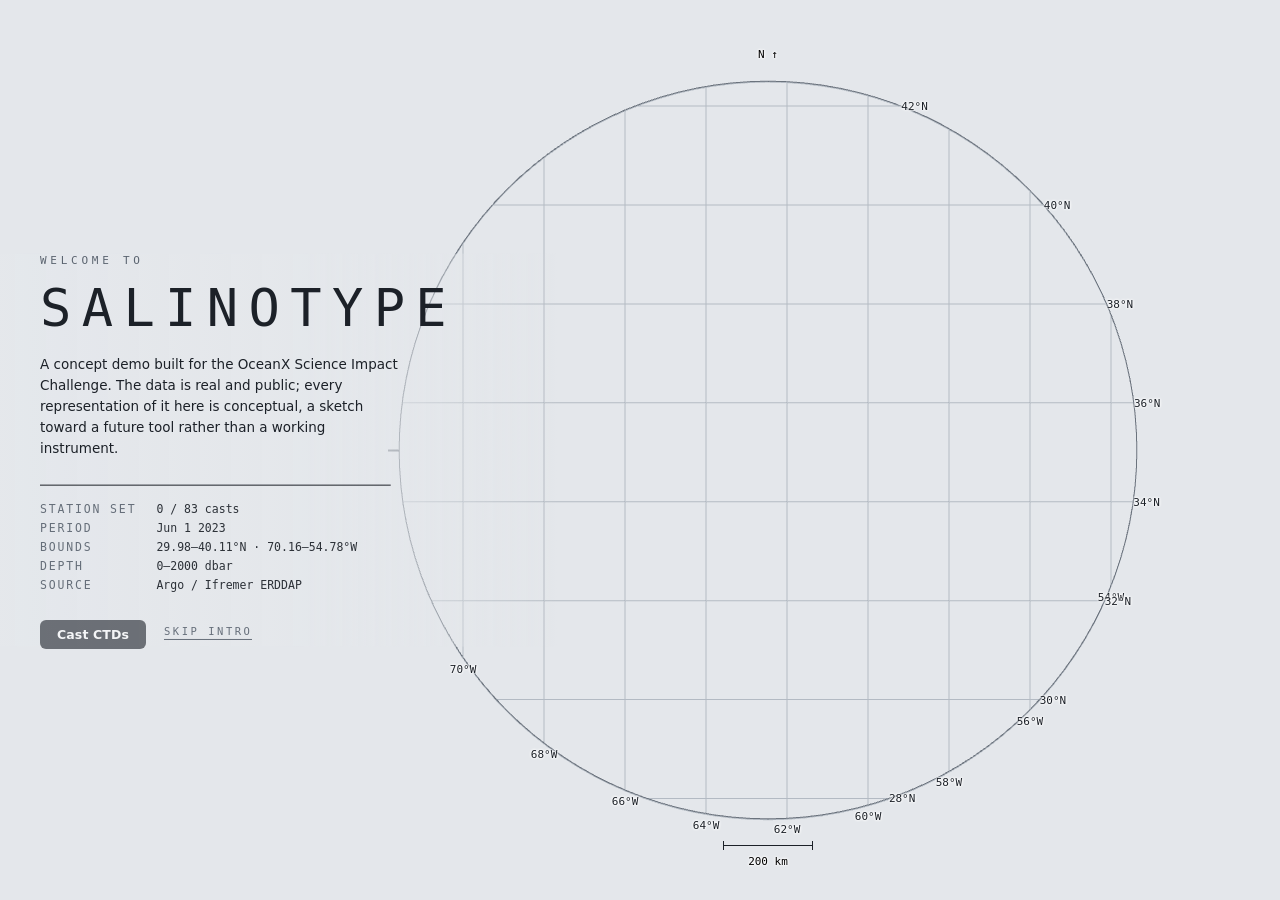
<file: index.html>
<!doctype html>
<html lang="en">
<head>
<meta charset="utf-8">
<meta name="viewport" content="width=device-width, initial-scale=1, viewport-fit=cover">
<title>Salinotype</title>
<!-- tab icon: the mark is the argument in one glyph — a greyed field with
     one column of it drawn in full colour, the sigma0 ramp read down the water
     column (buoyant pale at the surface, dense blue below). Inline as a data URI
     rather than a file because the artifact and the bundle are one file each; a
     relative href would break in both. -->
<link rel="icon" href="data:image/svg+xml,%3Csvg xmlns='http://www.w3.org/2000/svg' viewBox='0 0 32 32'%3E%3Cdefs%3E%3ClinearGradient id='m' x2='0' y2='1'%3E%3Cstop offset='0' stop-color='%23d8dcd6'/%3E%3Cstop offset='.3' stop-color='%23b3c0bf'/%3E%3Cstop offset='.52' stop-color='%2393a5b3'/%3E%3Cstop offset='.72' stop-color='%238791a8'/%3E%3Cstop offset='1' stop-color='%237a8194'/%3E%3C/linearGradient%3E%3ClinearGradient id='v' x2='0' y2='1'%3E%3Cstop offset='0' stop-color='%23ecf7b1'/%3E%3Cstop offset='.3' stop-color='%237fd0bb'/%3E%3Cstop offset='.52' stop-color='%232195c0'/%3E%3Cstop offset='.72' stop-color='%23244a9f'/%3E%3Cstop offset='1' stop-color='%23081d58'/%3E%3C/linearGradient%3E%3C/defs%3E%3Crect width='32' height='32' rx='7' fill='url(%23m)'/%3E%3Crect x='12.5' width='7' height='32' fill='url(%23v)'/%3E%3C/svg%3E">
<link rel="stylesheet" href="style.css">
</head>
<body class="explain showcase">

<div id="scene"></div>

<!-- small-screen notice. Shown only when app.js has put `mobile` on <body>;
     the console is a large-screen, mouse-and-wheel instrument and saying so is
     better than letting a phone discover it. Dismissal is remembered for the
     tab, not forever: a reload after a rotation should not re-nag. -->
<div id="mobilenote">
  <div class="mn-body"><b>Better on a computer.</b> This is a 3D console built for a large screen, a mouse and a scroll wheel. On a phone the layout is folded down and it runs slower &mdash; what it draws is the same data, from the same code.</div>
  <button id="mn-close">Got it</button>
</div>

<!-- opening card: the page introduces itself the way a cast sheet does. Every
     value is read out of the loaded dataset, never typed in. -->
<div id="introcard">
  <div class="ic-eyebrow" id="ic-eyebrow">welcome to</div>
  <h2 class="ic-title" id="ic-title">Salinotype</h2>
  <p class="ic-about" id="ic-about">A concept demo built for the OceanX Science Impact Challenge. The data is real and public; every representation of it here is conceptual, a sketch toward a future tool rather than a working instrument.</p>
  <div class="ic-rule" id="ic-rule"></div>
  <dl class="ic-log" id="ic-log"></dl>
  <div class="ic-foot">
    <button id="ic-go" class="btn-primary dark">Cast CTDs</button>
    <button id="ic-skip" class="btn-ghost dark">Skip intro</button>
  </div>
</div>
<!-- the first cast, named: a leader from its dot on the chart -->
<div id="callout"></div>
<div id="labels"></div>

<!-- the HUD is one grid over the scene; every panel is a direct child and is
     placed by grid-area, per mode and per breakpoint, in style.css. Nothing in
     here is position: fixed, so the reveal transform on a panel can never
     become the containing block of another. -->
<div id="hud">

<div id="title">
  <h1>Salinotype</h1>
  <div class="sub">83 Argo profiles &middot; 39 floats &middot; NW Atlantic (Gulf Stream / Sargasso Sea) &middot; June 2023</div>
  <div class="modes" role="tablist">
    <button id="mode-explain" class="on">Explain</button><button id="mode-expert">Expert</button>
  </div>
  <!-- showcase only: the source line reads as a footnote to the title -->
  <div id="prov-short">
    Concept demo: the data is real and public, every representation of it is conceptual. No OceanX data used.
    Colour is temperature; how solid something is drawn is how much measurement stands behind it.
    <a href="https://erddap.ifremer.fr/erddap/tabledap/ArgoFloats.html" target="_blank" rel="noopener">Argo via Ifremer ERDDAP</a> &middot;
    <a href="https://www.gebco.net/" target="_blank" rel="noopener">GEBCO_2021</a> &middot;
    layer after <a href="https://doi.org/10.1029/2018JC014526" target="_blank" rel="noopener">Feucher et al. 2019</a>,
    mapped by <a href="https://currents.soest.hawaii.edu/ocn_data_analysis_files/Bretherton.1976.pdf" target="_blank" rel="noopener">objective analysis</a>.
  </div>
</div>

<canvas id="gizmo" title="click an axis to snap the view · centre = isometric"></canvas>
<!-- showcase only: the one navigation aid there is. A compass rose lying on
     the sea surface, drawn through the live camera; click it for the map view
     the demo opened on, click it again to come back. -->
<canvas id="compass" title="map view"></canvas>

<div id="exag-badge">&times;<span id="exag-val"></span></div>
<div id="unc-badge"></div>

<!-- guided tour (explain mode) -->
<div class="panel" id="tour">
  <div class="steps" id="tour-steps"></div>
  <div class="sc-toggles" id="sc-toggles">
    <label id="row-casts"><input type="checkbox" id="sc-casts" checked> Profiles (measured)</label>
    <label id="row-thermo"><input type="checkbox" id="sc-thermo" checked> Main thermocline (mapped)</label>
    <label id="row-bathy"><input type="checkbox" id="sc-bathy"> Sea floor (GEBCO)</label>
  </div>
  <div id="tour-cap"></div>
</div>

<!-- the walkthrough is its own layer, not another instrument panel: inverted,
     so it reads as something over the tool rather than part of it -->
<div id="guide">
  <div class="g-head">
    <span class="g-num" id="g-num">01</span>
    <span class="g-rule"></span>
    <span id="ftue-dots"></span>
  </div>
  <div id="ftue-text"></div>
  <div class="g-foot" id="g-foot">
    <button id="ftue-back" class="btn-ghost">Back</button>
    <span class="g-gap"></span>
    <button id="ftue-skip" class="btn-ghost">Skip</button>
    <button id="ftue-next" class="btn-primary">Next</button>
  </div>
</div>

<!-- control rail -->
<div class="panel" id="rail">
  <h2>Colour by</h2>
  <div class="seg" id="var-seg">
    <button data-var="temp" class="on">Temp</button><button data-var="psal">Salinity</button><button data-var="sigma0">&sigma;&#8320;</button><button data-var="conf">Support</button>
  </div>

  <h2>Layers</h2>
  <div class="row"><label for="tg-casts">Profiles (measured)</label><input type="checkbox" id="tg-casts" checked></div>
  <div class="row"><label for="tg-slice">Depth slice (interpolated)</label><input type="checkbox" id="tg-slice" checked></div>
  <div class="row"><label for="tg-sect">Vertical section (interpolated)</label><input type="checkbox" id="tg-sect" checked></div>
  <div class="row"><label for="tg-iso" id="iso-lab">Isopycnal (interpolated)</label><input type="checkbox" id="tg-iso" checked></div>
  <div class="row sub-row"><label for="sl-iso">value</label>
    <input type="range" id="sl-iso" min="0" max="1000" value="500"><span class="val" id="v-iso"></span></div>
  <div class="row"><label for="tg-thermo">Pycnocline volume (measured + mapped)</label><input type="checkbox" id="tg-thermo"></div>
  <div class="row sub-row expert-only"><label for="sl-thermo">edge at fraction of peak N²</label>
    <input type="range" id="sl-thermo" min="25" max="80" value="50"><span class="val" id="v-thermo"></span></div>

  <h2>Slice &amp; section</h2>
  <div class="row"><label for="sl-depth">Slice depth</label>
    <input type="range" id="sl-depth" min="0" max="1000" value="150"><span class="val" id="v-depth"></span></div>
  <div class="row"><label>Section axis</label>
    <span class="seg small" id="sect-axis"><button data-ax="lon" class="on">N&ndash;S</button><button data-ax="lat">E&ndash;W</button></span></div>
  <div class="row"><label for="sl-sect">Section at</label>
    <input type="range" id="sl-sect" min="0" max="1000" value="500"><span class="val" id="v-sect"></span></div>
  <div class="row expert-only"><label for="tg-contours">Contour lines</label><input type="checkbox" id="tg-contours" checked></div>

  <h2>Support &amp; uncertainty</h2>
  <div class="row"><label for="sl-unc">Uncertainty</label>
    <input type="range" id="sl-unc" min="0" max="1000" value="1000"><span class="val" id="v-unc"></span></div>
  <div class="row expert-only"><label for="tg-stipple">Also stipple low-support field</label><input type="checkbox" id="tg-stipple"></div>
  <div class="row expert-only"><label for="sl-cut">Hide field below support</label>
    <input type="range" id="sl-cut" min="0" max="500" value="0"><span class="val" id="v-cut"></span></div>

  <h2>Scale</h2>
  <div class="row"><label for="sl-exag">Vertical exaggeration</label>
    <input type="range" id="sl-exag" min="0" max="1000" value="800"><span class="val" id="v-exag"></span></div>
  <div class="row"><button id="btn-true">show true scale</button></div>

  <h2 class="expert-only">Time</h2>
  <div class="row expert-only"><label for="sl-lt">L<sub>t</sub> scale</label>
    <input type="range" id="sl-lt" min="0" max="1000" value="500"><span class="val" id="v-lt"></span></div>
  <div class="row expert-only"><label for="sl-rad">Tube radius</label>
    <input type="range" id="sl-rad" min="20" max="150" value="55"><span class="val" id="v-rad"></span></div>
  <div class="row expert-only"><button id="btn-clear">clear pinned profiles</button></div>
</div>

<!-- 2D linked views. The plot boxes are sized in CSS (--plot-w / --plot-h);
     app.js reads the box and allocates the bitmap to match. -->
<div class="panel" id="insets">
  <div class="inset"><div class="cap">Temperature profile</div><canvas id="p-temp"></canvas></div>
  <div class="inset"><div class="cap">Salinity profile</div><canvas id="p-psal"></canvas></div>
  <div class="inset"><div class="cap">T&ndash;S diagram &middot; grey lines &sigma;&#8320;</div><canvas id="p-ts"></canvas></div>
  <div class="hint">hover a tube to trace it, click to pin (up to 3). Grey = all 83 profiles.</div>
</div>

<!-- timeline -->
<div class="panel" id="timeline">
  <div class="tl-head">
    <button id="btn-play">&#9654; play</button>
    <button id="btn-alltime">back to timeline</button>
    <span class="tl-ms expert-only" id="tl-ms">&ndash;</span>
    <span class="tl-now" id="tl-now"></span>
  </div>
  <canvas id="tl"></canvas>
  <div class="tl-note" id="tl-note"></div>
</div>

<div class="panel" id="legend">
  <div class="cap" id="lg-title"></div>
  <canvas id="lg-vsup" width="282" height="118"></canvas>
  <div class="note" id="lg-note"></div>
  <div class="keys">
    <span><i class="dot d"></i>delayed-mode cast (calibrated, &plusmn;0.002&thinsp;&deg;C)</span>
    <span><i class="dot r"></i>real-time cast (uncalibrated, nominal &plusmn;0.02&thinsp;&deg;C)</span>
  </div>
</div>

<!-- method note. Open on a large screen; on a small one it folds to its
     summary line and the legend and rail get the height (app.js sets `open`
     from a media query) -->
<details id="prov-box">
  <summary>method &amp; provenance</summary>
  <div id="provenance">
  Argo (Ifremer ERDDAP), ascending casts, QC flags 1&ndash;2, 5-dbar bins. Field between casts:
  anisotropic Gaussian kernel, L<sub>h</sub>&thinsp;=&thinsp;25&thinsp;km, L<sub>v</sub>&thinsp;=&thinsp;30&thinsp;dbar.
  &ldquo;Support&rdquo; = normalised kernel weight, a geometry-only proxy, not a formal error.
  Iso-surface and slices are cut from that same field, so all are limited by that kernel.
  The pycnocline volume is not: it is the permanent (main) pycnocline, located in each cast's own 5-dbar N&sup2;
  profile by the order of the stratification extrema after Feucher et al. (2016, 2019) &mdash; seasonal peak, mode-water
  minimum, then the deep peak below it &mdash; with its top and base where N&sup2; falls to the slider's fraction of that
  peak. The two depths are mapped between casts by objective analysis (Gauss-Markov), each on its own covariance
  cross-validated over the casts, and each sheet is shaded by that analysis's normalised error variance rather than by
  the kernel-weight proxy &mdash; scaled so that it reports the error the map is measured to make at a held-out cast
  (7.2&times; on the base, 3.3&times; on the top), which is why it fades out where the casts are not. Two casts have no such structure at all and are dropped rather than forced.
  Timeline on: casts also weighted exp(&minus;&Delta;t&sup2;/2L<sub>t</sub>&sup2;), two-sided (a completed record, so the
  estimate at an instant uses casts either side of it), L<sub>t</sub> fitted from these casts.
  The uncertainty-weight slider suppresses that encoding for comparison; below 1 the render overstates what was measured
  and says so in the badge. <span id="prov-unc"></span>
  </div>
</details>

<!-- mobile only: the panels that do not fit a phone's bottom edge are moved in
     here by app.js and slide up over the scene. Empty and display:none on a
     desktop, so it costs the normal layout nothing. -->
<button id="sheet-btn" aria-expanded="false">Controls</button>
<div id="sheet"></div>

</div><!-- #hud -->

<div id="focus"></div>
<div id="draghint">&#9664; drag &#9654;</div>
<div id="readout"></div>

<script src="bathy.js"></script>
<script src="data.js"></script>
<script type="importmap">
{
  "imports": {
    "three": "./vendor/three.module.min.js",
    "three/addons/controls/OrbitControls.js": "./vendor/OrbitControls.js"
  }
}
</script>
<script type="module" src="app.js"></script>

</body>
</html>
</file>
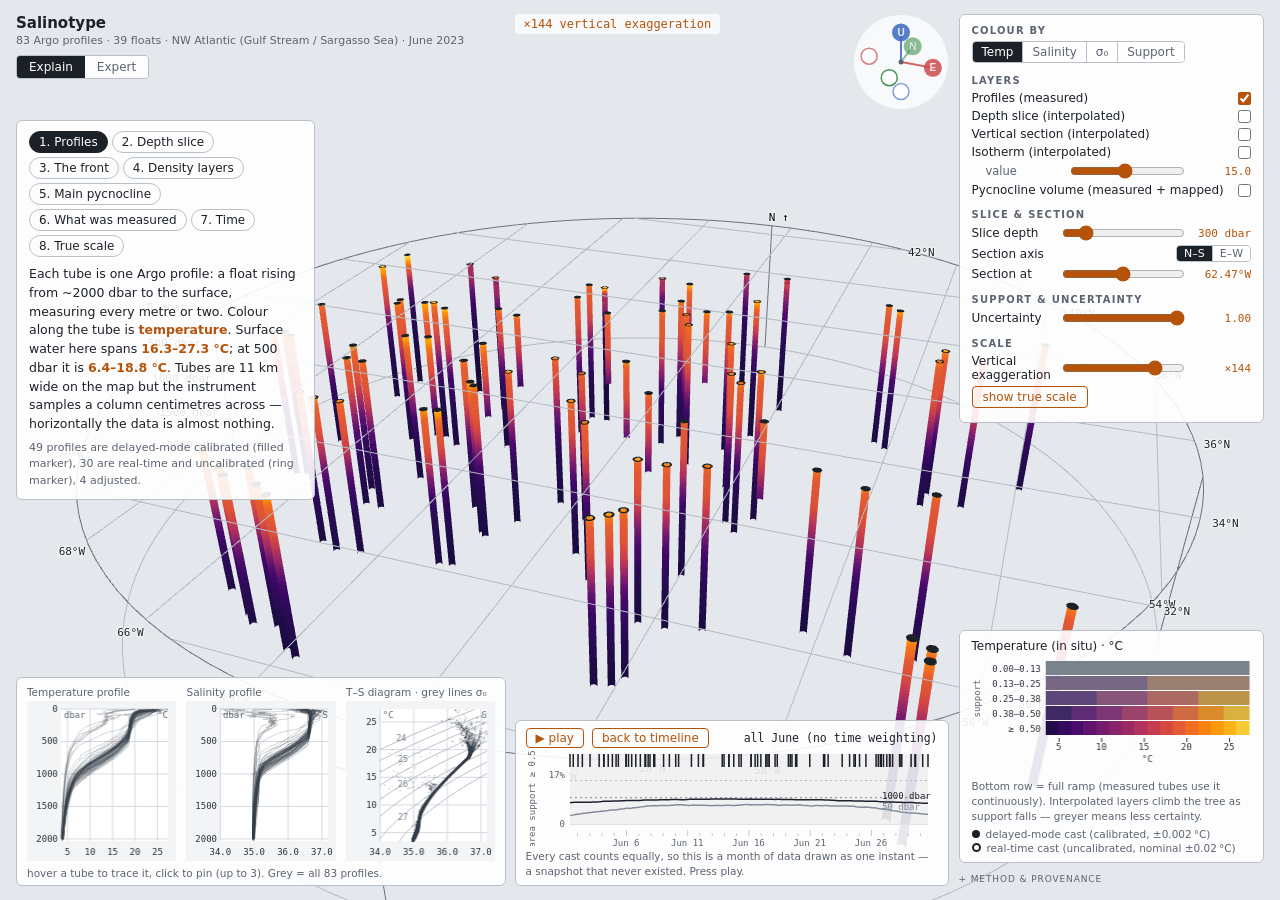
<file: console.html>
<!doctype html>
<html lang="en">
<head>
<meta charset="utf-8">
<meta name="viewport" content="width=device-width, initial-scale=1, viewport-fit=cover">
<title>Salinotype Console</title>
<!-- tab icon: the mark is the argument in one glyph — a greyed field with
     one column of it drawn in full colour, the sigma0 ramp read down the water
     column (buoyant pale at the surface, dense blue below). Inline as a data URI
     rather than a file because the artifact and the bundle are one file each; a
     relative href would break in both. -->
<link rel="icon" href="data:image/svg+xml,%3Csvg xmlns='http://www.w3.org/2000/svg' viewBox='0 0 32 32'%3E%3Cdefs%3E%3ClinearGradient id='m' x2='0' y2='1'%3E%3Cstop offset='0' stop-color='%23d8dcd6'/%3E%3Cstop offset='.3' stop-color='%23b3c0bf'/%3E%3Cstop offset='.52' stop-color='%2393a5b3'/%3E%3Cstop offset='.72' stop-color='%238791a8'/%3E%3Cstop offset='1' stop-color='%237a8194'/%3E%3C/linearGradient%3E%3ClinearGradient id='v' x2='0' y2='1'%3E%3Cstop offset='0' stop-color='%23ecf7b1'/%3E%3Cstop offset='.3' stop-color='%237fd0bb'/%3E%3Cstop offset='.52' stop-color='%232195c0'/%3E%3Cstop offset='.72' stop-color='%23244a9f'/%3E%3Cstop offset='1' stop-color='%23081d58'/%3E%3C/linearGradient%3E%3C/defs%3E%3Crect width='32' height='32' rx='7' fill='url(%23m)'/%3E%3Crect x='12.5' width='7' height='32' fill='url(%23v)'/%3E%3C/svg%3E">
<link rel="stylesheet" href="style.css">
</head>
<body class="explain">

<div id="scene"></div>

<!-- small-screen notice. Shown only when app.js has put `mobile` on <body>;
     the console is a large-screen, mouse-and-wheel instrument and saying so is
     better than letting a phone discover it. Dismissal is remembered for the
     tab, not forever: a reload after a rotation should not re-nag. -->
<div id="mobilenote">
  <div class="mn-body"><b>Better on a computer.</b> This is a 3D console built for a large screen, a mouse and a scroll wheel. On a phone the layout is folded down and it runs slower &mdash; what it draws is the same data, from the same code.</div>
  <button id="mn-close">Got it</button>
</div>

<!-- opening card: the page introduces itself the way a cast sheet does. Every
     value is read out of the loaded dataset, never typed in. -->
<div id="introcard">
  <div class="ic-eyebrow" id="ic-eyebrow">welcome to</div>
  <h2 class="ic-title" id="ic-title">Salinotype</h2>
  <p class="ic-about" id="ic-about">A concept demo built for the OceanX Science Impact Challenge. The data is real and public; every representation of it here is conceptual, a sketch toward a future tool rather than a working instrument.</p>
  <div class="ic-rule" id="ic-rule"></div>
  <dl class="ic-log" id="ic-log"></dl>
  <div class="ic-foot">
    <button id="ic-go" class="btn-primary dark">Cast CTDs</button>
    <button id="ic-skip" class="btn-ghost dark">Skip intro</button>
  </div>
</div>
<!-- the first cast, named: a leader from its dot on the chart -->
<div id="callout"></div>
<div id="labels"></div>

<!-- the HUD is one grid over the scene; every panel is a direct child and is
     placed by grid-area, per mode and per breakpoint, in style.css. Nothing in
     here is position: fixed, so the reveal transform on a panel can never
     become the containing block of another. -->
<div id="hud">

<div id="title">
  <h1>Salinotype</h1>
  <div class="sub">83 Argo profiles &middot; 39 floats &middot; NW Atlantic (Gulf Stream / Sargasso Sea) &middot; June 2023</div>
  <div class="modes" role="tablist">
    <button id="mode-explain" class="on">Explain</button><button id="mode-expert">Expert</button>
  </div>
  <!-- showcase only: the source line reads as a footnote to the title -->
  <div id="prov-short">
    Concept demo: the data is real and public, every representation of it is conceptual. No OceanX data used.
    Colour is temperature; how solid something is drawn is how much measurement stands behind it.
    <a href="https://erddap.ifremer.fr/erddap/tabledap/ArgoFloats.html" target="_blank" rel="noopener">Argo via Ifremer ERDDAP</a> &middot;
    <a href="https://www.gebco.net/" target="_blank" rel="noopener">GEBCO_2021</a> &middot;
    layer after <a href="https://doi.org/10.1029/2018JC014526" target="_blank" rel="noopener">Feucher et al. 2019</a>,
    mapped by <a href="https://currents.soest.hawaii.edu/ocn_data_analysis_files/Bretherton.1976.pdf" target="_blank" rel="noopener">objective analysis</a>.
  </div>
</div>

<canvas id="gizmo" title="click an axis to snap the view · centre = isometric"></canvas>
<!-- showcase only: the one navigation aid there is. A compass rose lying on
     the sea surface, drawn through the live camera; click it for the map view
     the demo opened on, click it again to come back. -->
<canvas id="compass" title="map view"></canvas>

<div id="exag-badge">&times;<span id="exag-val"></span></div>
<div id="unc-badge"></div>

<!-- guided tour (explain mode) -->
<div class="panel" id="tour">
  <div class="steps" id="tour-steps"></div>
  <div class="sc-toggles" id="sc-toggles">
    <label id="row-casts"><input type="checkbox" id="sc-casts" checked> Profiles (measured)</label>
    <label id="row-thermo"><input type="checkbox" id="sc-thermo" checked> Main thermocline (mapped)</label>
    <label id="row-bathy"><input type="checkbox" id="sc-bathy"> Sea floor (GEBCO)</label>
  </div>
  <div id="tour-cap"></div>
</div>

<!-- the walkthrough is its own layer, not another instrument panel: inverted,
     so it reads as something over the tool rather than part of it -->
<div id="guide">
  <div class="g-head">
    <span class="g-num" id="g-num">01</span>
    <span class="g-rule"></span>
    <span id="ftue-dots"></span>
  </div>
  <div id="ftue-text"></div>
  <div class="g-foot" id="g-foot">
    <button id="ftue-back" class="btn-ghost">Back</button>
    <span class="g-gap"></span>
    <button id="ftue-skip" class="btn-ghost">Skip</button>
    <button id="ftue-next" class="btn-primary">Next</button>
  </div>
</div>

<!-- control rail -->
<div class="panel" id="rail">
  <h2>Colour by</h2>
  <div class="seg" id="var-seg">
    <button data-var="temp" class="on">Temp</button><button data-var="psal">Salinity</button><button data-var="sigma0">&sigma;&#8320;</button><button data-var="conf">Support</button>
  </div>

  <h2>Layers</h2>
  <div class="row"><label for="tg-casts">Profiles (measured)</label><input type="checkbox" id="tg-casts" checked></div>
  <div class="row"><label for="tg-slice">Depth slice (interpolated)</label><input type="checkbox" id="tg-slice" checked></div>
  <div class="row"><label for="tg-sect">Vertical section (interpolated)</label><input type="checkbox" id="tg-sect" checked></div>
  <div class="row"><label for="tg-iso" id="iso-lab">Isopycnal (interpolated)</label><input type="checkbox" id="tg-iso" checked></div>
  <div class="row sub-row"><label for="sl-iso">value</label>
    <input type="range" id="sl-iso" min="0" max="1000" value="500"><span class="val" id="v-iso"></span></div>
  <div class="row"><label for="tg-thermo">Pycnocline volume (measured + mapped)</label><input type="checkbox" id="tg-thermo"></div>
  <div class="row sub-row expert-only"><label for="sl-thermo">edge at fraction of peak N²</label>
    <input type="range" id="sl-thermo" min="25" max="80" value="50"><span class="val" id="v-thermo"></span></div>

  <h2>Slice &amp; section</h2>
  <div class="row"><label for="sl-depth">Slice depth</label>
    <input type="range" id="sl-depth" min="0" max="1000" value="150"><span class="val" id="v-depth"></span></div>
  <div class="row"><label>Section axis</label>
    <span class="seg small" id="sect-axis"><button data-ax="lon" class="on">N&ndash;S</button><button data-ax="lat">E&ndash;W</button></span></div>
  <div class="row"><label for="sl-sect">Section at</label>
    <input type="range" id="sl-sect" min="0" max="1000" value="500"><span class="val" id="v-sect"></span></div>
  <div class="row expert-only"><label for="tg-contours">Contour lines</label><input type="checkbox" id="tg-contours" checked></div>

  <h2>Support &amp; uncertainty</h2>
  <div class="row"><label for="sl-unc">Uncertainty</label>
    <input type="range" id="sl-unc" min="0" max="1000" value="1000"><span class="val" id="v-unc"></span></div>
  <div class="row expert-only"><label for="tg-stipple">Also stipple low-support field</label><input type="checkbox" id="tg-stipple"></div>
  <div class="row expert-only"><label for="sl-cut">Hide field below support</label>
    <input type="range" id="sl-cut" min="0" max="500" value="0"><span class="val" id="v-cut"></span></div>

  <h2>Scale</h2>
  <div class="row"><label for="sl-exag">Vertical exaggeration</label>
    <input type="range" id="sl-exag" min="0" max="1000" value="800"><span class="val" id="v-exag"></span></div>
  <div class="row"><button id="btn-true">show true scale</button></div>

  <h2 class="expert-only">Time</h2>
  <div class="row expert-only"><label for="sl-lt">L<sub>t</sub> scale</label>
    <input type="range" id="sl-lt" min="0" max="1000" value="500"><span class="val" id="v-lt"></span></div>
  <div class="row expert-only"><label for="sl-rad">Tube radius</label>
    <input type="range" id="sl-rad" min="20" max="150" value="55"><span class="val" id="v-rad"></span></div>
  <div class="row expert-only"><button id="btn-clear">clear pinned profiles</button></div>
</div>

<!-- 2D linked views. The plot boxes are sized in CSS (--plot-w / --plot-h);
     app.js reads the box and allocates the bitmap to match. -->
<div class="panel" id="insets">
  <div class="inset"><div class="cap">Temperature profile</div><canvas id="p-temp"></canvas></div>
  <div class="inset"><div class="cap">Salinity profile</div><canvas id="p-psal"></canvas></div>
  <div class="inset"><div class="cap">T&ndash;S diagram &middot; grey lines &sigma;&#8320;</div><canvas id="p-ts"></canvas></div>
  <div class="hint">hover a tube to trace it, click to pin (up to 3). Grey = all 83 profiles.</div>
</div>

<!-- timeline -->
<div class="panel" id="timeline">
  <div class="tl-head">
    <button id="btn-play">&#9654; play</button>
    <button id="btn-alltime">back to timeline</button>
    <span class="tl-ms expert-only" id="tl-ms">&ndash;</span>
    <span class="tl-now" id="tl-now"></span>
  </div>
  <canvas id="tl"></canvas>
  <div class="tl-note" id="tl-note"></div>
</div>

<div class="panel" id="legend">
  <div class="cap" id="lg-title"></div>
  <canvas id="lg-vsup" width="282" height="118"></canvas>
  <div class="note" id="lg-note"></div>
  <div class="keys">
    <span><i class="dot d"></i>delayed-mode cast (calibrated, &plusmn;0.002&thinsp;&deg;C)</span>
    <span><i class="dot r"></i>real-time cast (uncalibrated, nominal &plusmn;0.02&thinsp;&deg;C)</span>
  </div>
</div>

<!-- method note. Open on a large screen; on a small one it folds to its
     summary line and the legend and rail get the height (app.js sets `open`
     from a media query) -->
<details id="prov-box">
  <summary>method &amp; provenance</summary>
  <div id="provenance">
  Argo (Ifremer ERDDAP), ascending casts, QC flags 1&ndash;2, 5-dbar bins. Field between casts:
  anisotropic Gaussian kernel, L<sub>h</sub>&thinsp;=&thinsp;25&thinsp;km, L<sub>v</sub>&thinsp;=&thinsp;30&thinsp;dbar.
  &ldquo;Support&rdquo; = normalised kernel weight, a geometry-only proxy, not a formal error.
  Iso-surface and slices are cut from that same field, so all are limited by that kernel.
  The pycnocline volume is not: it is the permanent (main) pycnocline, located in each cast's own 5-dbar N&sup2;
  profile by the order of the stratification extrema after Feucher et al. (2016, 2019) &mdash; seasonal peak, mode-water
  minimum, then the deep peak below it &mdash; with its top and base where N&sup2; falls to the slider's fraction of that
  peak. The two depths are mapped between casts by objective analysis (Gauss-Markov), each on its own covariance
  cross-validated over the casts, and each sheet is shaded by that analysis's normalised error variance rather than by
  the kernel-weight proxy &mdash; scaled so that it reports the error the map is measured to make at a held-out cast
  (7.2&times; on the base, 3.3&times; on the top), which is why it fades out where the casts are not. Two casts have no such structure at all and are dropped rather than forced.
  Timeline on: casts also weighted exp(&minus;&Delta;t&sup2;/2L<sub>t</sub>&sup2;), two-sided (a completed record, so the
  estimate at an instant uses casts either side of it), L<sub>t</sub> fitted from these casts.
  The uncertainty-weight slider suppresses that encoding for comparison; below 1 the render overstates what was measured
  and says so in the badge. <span id="prov-unc"></span>
  </div>
</details>

<!-- mobile only: the panels that do not fit a phone's bottom edge are moved in
     here by app.js and slide up over the scene. Empty and display:none on a
     desktop, so it costs the normal layout nothing. -->
<button id="sheet-btn" aria-expanded="false">Controls</button>
<div id="sheet"></div>

</div><!-- #hud -->

<div id="focus"></div>
<div id="draghint">&#9664; drag &#9654;</div>
<div id="readout"></div>

<script src="bathy.js"></script>
<script src="data.js"></script>
<script type="importmap">
{
  "imports": {
    "three": "./vendor/three.module.min.js",
    "three/addons/controls/OrbitControls.js": "./vendor/OrbitControls.js"
  }
}
</script>
<script type="module" src="app.js"></script>

</body>
</html>
</file>
<file: style.css>
/* Data-first theme, light. Paper-grey ground (not white) so the bright end of
   every sequential ramp and the VSUP neutral grey both stay visible; chrome is
   neutral, accent colours are reserved for pinned profiles so they never read
   as data. */

:root {
  --ground: #e4e7eb;
  --panel: rgba(255, 255, 255, 0.90);
  --panel-edge: #b9c0c8;
  --ink: #1c2128;
  --muted: #5b6470;
  --accent: #b45309;
  --pin1: #d97706;
  --pin2: #db2777;
  --pin3: #059669;
  --mono: "Cascadia Code", "Cascadia Mono", Consolas, ui-monospace, monospace;
  --sans: "Segoe UI", system-ui, sans-serif;
  --ink-panel: #171b21;
  --on-ink: #e9edf1;
  --on-ink-mute: #97a1ac;
  --accent-lift: #f0904a;

  /* ---- layout tokens ----
     1rem = 13px up to ~1700px wide, then it grows to 17px by 2700 so the
     chrome does not sit tiny in the corners of a 1440p/4K monitor at 100 %.
     Panel widths are in rem so they follow; borders, the scene labels and
     everything a canvas draws inside itself stay in px. */
  --gap: 0.77rem;                    /* 10 */
  --edge-x: 1.23rem;                 /* 16 */
  --edge-y: 1.08rem;                 /* 14 */
  --rail-w: 23.5rem;                 /* 306: 292 + room for the scrollbar */
  --tour-w: 23rem;                   /* 300 */
  --guide-w: 28.9rem;                /* 376 */
  --plot-w: 14.6rem;                 /* 190 */
  --plot-h: 15.4rem;                 /* 200 */
  --plot-gap: 0.77rem;
  /* the left column is as wide as the three plots side by side */
  --left-w: calc(3 * var(--plot-w) + 2 * var(--plot-gap) + 1.54rem);
}

* { margin: 0; padding: 0; box-sizing: border-box; }

/* the root size is the only place px meets rem; body re-states 1rem so a
   later `html, body` rule cannot quietly reset it to the UA's 16px */
html { font-size: clamp(13px, 0.4vw + 6.2px, 17px); }
html, body {
  height: 100%; overflow: hidden;
  background: var(--ground); color: var(--ink);
  font-family: var(--sans);
}
body { font-size: 1rem; }

#scene { position: fixed; inset: 0; }
#scene canvas { display: block; }

/* projected 3D labels */
#labels { position: fixed; inset: 0; pointer-events: none; z-index: 1; }
#labels .lb {
  position: absolute; transform: translate(-50%, -50%);
  font-family: var(--mono); font-size: 11px; color: var(--ink);
  text-shadow: 0 0 3px #fff, 0 0 3px #fff, 0 0 2px #fff; white-space: nowrap;
}
#labels .lb.axis { color: #000; }
#labels .lb.iso { font-size: 11px; padding: 1px 4px; border-radius: 3px; background: rgba(255,255,255,.7); text-shadow: none; }
#labels .lb.pin { font-weight: 700; }

/* ---------- the HUD grid ----------
   One fixed overlay, one grid. The container is inert to the pointer so the
   scene underneath gets every drag that is not on a panel; panels opt back
   in. Rows: header | the free middle | the bottom band. The rail and the
   tour sit in the middle row and scroll inside it, so what used to be
   `max-height: calc(100vh - 392px)` is now the row the grid leaves them. */
#hud {
  position: fixed; inset: 0; z-index: 2; pointer-events: none;
  display: grid; gap: var(--gap);
  padding: var(--edge-y) var(--edge-x) var(--edge-y);
  grid-template-columns: var(--left-w) minmax(0, 1fr) var(--rail-w);
  grid-template-rows: auto minmax(0, 1fr) auto auto;
  grid-template-areas:
    "title  top    rail"
    "tour   .      rail"
    "insets tl     legend"
    "insets tl     prov";
}
#hud > * { min-width: 0; min-height: 0; pointer-events: auto; }
.panel {
  background: var(--panel); border: 1px solid var(--panel-edge);
  border-radius: 6px; padding: 10px 12px;
}

#title { grid-area: title; max-width: 100%; align-self: start; }
#title h1 { font-size: 1.154rem; font-weight: 600; }
#title .sub { font-size: .846rem; color: var(--muted); margin-top: 2px; }
.modes { margin-top: 8px; display: inline-flex; border: 1px solid var(--panel-edge); border-radius: 4px; overflow: hidden; }
.modes button, .seg button {
  font-family: var(--sans); font-size: .923rem; padding: 4px 12px; cursor: pointer;
  background: var(--panel); color: var(--muted); border: 0;
}
.modes button.on, .seg button.on { background: var(--ink); color: #fff; }
.seg { display: inline-flex; border: 1px solid var(--panel-edge); border-radius: 4px; overflow: hidden; }
.seg button { padding: 3px 9px; }
.seg.small button { padding: 1px 7px; font-size: .846rem; }
.seg button + button { border-left: 1px solid var(--panel-edge); }

#gizmo { grid-area: top; justify-self: end; align-self: start; border-radius: 50%; }

/* the showcase's compass. No panel and no plate of its own: the rose is drawn
   straight onto the scene, which is where it claims to be lying. It shares the
   guide's cell rather than taking one of its own -- the card is pinned to the
   top of that column and this to the bottom of it, so the compass ends up in
   the corner of the window just above the bottom band, and the two can only
   meet if the free row gets shorter than both of them. The `top` cell is the
   fallback for the layouts that have no free room in the right column. */
#compass { display: none; }
body.showcase #compass {
  display: block; grid-area: top; justify-self: end; align-self: start;
  width: 84px; height: 84px; cursor: pointer;
}
body:not(.mobile).showcase #compass { grid-area: guide; align-self: end; }

/* the badges are centred on the viewport, not on a column: they annotate the
   scene, which is full-width */
#exag-badge, #unc-badge {
  position: absolute; left: 50%; translate: -50% 0; pointer-events: none;
  font-family: var(--mono); font-size: .923rem; padding: 3px 9px; border-radius: 4px;
}
#exag-badge { top: var(--edge-y); color: var(--accent); background: rgba(255,255,255,.75); }
#unc-badge {
  top: calc(var(--edge-y) + 2rem); display: none;
  color: #8a1c1c; background: rgba(255,255,255,.82); border: 1px solid #d8b4b4;
}
body.unc-off #unc-badge { display: block; }

/* tour */
#tour { grid-area: tour; width: var(--tour-w); align-self: start; max-height: 100%; overflow-y: auto; overflow-x: hidden; }
body.expert #tour { display: none; }
#tour .steps { display: flex; flex-wrap: wrap; gap: 4px; margin-bottom: 8px; }
#tour .steps button {
  font-family: var(--sans); font-size: .923rem; padding: 3px 9px; cursor: pointer;
  background: none; color: var(--ink); border: 1px solid var(--panel-edge); border-radius: 12px;
}
#tour .steps button.on { background: var(--ink); color: #fff; border-color: var(--ink); }
#tour-cap { font-size: .962rem; line-height: 1.5; color: var(--ink); }
#tour-cap b { color: var(--accent); font-weight: 600; }
#tour-cap .n { color: var(--muted); font-size: .846rem; margin-top: 6px; display: block; }

/* rail */
#rail {
  grid-area: rail; align-self: start; max-height: 100%;
  font-size: .923rem; overflow-y: auto; overflow-x: hidden;
}
#rail h2 {
  font-size: .769rem; font-weight: 600; letter-spacing: 0.12em; text-transform: uppercase;
  color: var(--muted); margin: 12px 0 5px;
}
#rail h2:first-child { margin-top: 0; }
body.explain .expert-only { display: none !important; }
.row { display: flex; align-items: center; gap: 8px; margin: 4px 0; }
.row label { flex: 1; }
.row .val { color: var(--accent); min-width: 4.5rem; text-align: right; font-family: var(--mono); font-size: .846rem; }
.sub-row { margin-left: 14px; }
.sub-row label { color: var(--muted); font-size: .885rem; white-space: nowrap; }
input[type="range"] { flex: 1.5; accent-color: var(--accent); height: 16px; min-width: 0; }
input[type="checkbox"] { accent-color: var(--accent); }
button#btn-true, button#btn-clear {
  font-family: var(--sans); font-size: .923rem; background: none; color: var(--accent);
  border: 1px solid var(--accent); border-radius: 4px; padding: 3px 10px; cursor: pointer;
}
:focus-visible { outline: 2px solid var(--accent); outline-offset: 1px; }

/* insets: three plot boxes sized by --plot-w/--plot-h; app.js allocates each
   bitmap to the box it finds */
#insets {
  grid-area: insets; align-self: end; justify-self: start;
  display: grid; grid-template-columns: repeat(3, var(--plot-w)); gap: 6px var(--plot-gap);
  align-items: end; padding: 8px 10px 6px;
}
#insets .inset .cap { font-size: .808rem; color: var(--muted); margin-bottom: 3px; white-space: nowrap; overflow: hidden; text-overflow: ellipsis; }
#insets canvas { display: block; width: var(--plot-w); height: var(--plot-h); }
#insets .hint { grid-column: 1 / -1; font-size: .808rem; color: var(--muted); }

/* legend */
#legend { grid-area: legend; align-self: end; padding: 8px 12px 8px; }
#legend .cap { font-size: .923rem; margin-bottom: 4px; }
#legend canvas { display: block; width: 100%; }
#legend .note { font-size: .808rem; color: var(--muted); margin-top: 4px; line-height: 1.4; }
#legend .keys { display: flex; flex-direction: column; gap: 2px; font-size: .808rem; color: var(--muted); margin-top: 5px; }
#legend .dot { display: inline-block; width: 8px; height: 8px; border-radius: 50%; margin-right: 6px; vertical-align: 0; }
#legend .dot.d { background: #1c2128; }
#legend .dot.r { border: 2px solid #1c2128; width: 9px; height: 9px; }

/* timeline: whatever the bottom band leaves between the plots and the legend */
#timeline { grid-area: tl; align-self: end; padding: 7px 10px 6px; }
#timeline canvas { display: block; width: 100%; }
.tl-head { display: flex; align-items: center; gap: 8px; margin-bottom: 2px; flex-wrap: wrap; }
.tl-head button {
  font-family: var(--sans); font-size: .923rem; background: none; color: var(--accent);
  border: 1px solid var(--accent); border-radius: 4px; padding: 2px 9px; cursor: pointer;
}
.tl-head button:disabled { color: var(--muted); border-color: var(--panel-edge); cursor: default; }
.tl-now { font-family: var(--mono); font-size: .885rem; color: var(--ink); margin-left: auto; }
.tl-ms { font-family: var(--mono); font-size: .808rem; color: var(--muted); }
.tl-note { font-size: .808rem; color: var(--muted); line-height: 1.45; margin-top: 3px; }
.tl-note b { color: var(--accent); font-weight: 600; }
#tl { cursor: ew-resize; touch-action: none; }

/* readout */
#readout {
  display: none; position: fixed; z-index: 3;
  background: var(--panel); border: 1px solid var(--panel-edge); border-radius: 4px;
  padding: 6px 9px; font-family: var(--mono); font-size: .846rem; line-height: 1.5;
  pointer-events: none; white-space: pre;
}
#readout .k { color: var(--muted); }

/* method note: a <details>, open on a big screen, folded on a small one */
#prov-box { grid-area: prov; align-self: end; font-size: .731rem; color: var(--muted); line-height: 1.4; }
#prov-box summary { cursor: pointer; list-style: none; letter-spacing: .1em; text-transform: uppercase; font-size: .692rem; }
#prov-box summary::-webkit-details-marker { display: none; }
#prov-box summary::before { content: '+ '; }
#prov-box[open] summary::before { content: '\2212 '; }
#prov-box[open] summary { margin-bottom: 3px; }


/* ?ui=none / ?ui=min — strip the console down for still capture (proposal
   figures). min keeps the legend and the exaggeration badge. */
body.figure #tour, body.figure #rail, body.figure #insets, body.figure #timeline,
body.figure #title, body.figure #prov-box, body.figure #readout,
body.figure #gizmo, body.figure #compass { display: none !important; }
body.figure.nolegend #legend { display: none !important; }
/* the 3D tag on the pycnocline / iso-surface: it names the object, which a
   figure caption does instead. Depth and graticule labels stay. */
body.figure .lb.iso { display: none !important; }
/* ?grid=off — no reference frame at all: the projected labels go with the
   graticule/axis lines that anchor them */
body.nogrid #labels { display: none !important; }


/* ---------- showcase build ----------
   Everything that makes this an instrument rather than a demonstration is
   removed: the control rail, the axis gizmo, the mode switch, the method
   note. Navigation is rotate, zoom and the playhead. The left column is the
   toggles over the colour legend over the plots, so the layers, what their
   colour means and what a click on one gives are read in one column; the
   walkthrough card has the right column to itself; the timeline has the rest
   of the bottom edge. */
#prov-short, .sc-toggles { display: none; }
body.showcase #rail,
body.showcase #gizmo,
body.showcase #prov-box,
body.showcase #legend .keys,
body.showcase #title .modes { display: none !important; }
body.showcase #hud {
  grid-template-columns: var(--left-w) minmax(0, 1fr) var(--guide-w);
  grid-template-rows: auto minmax(0, 1fr) auto auto auto;
  grid-template-areas:
    "title  top    guide"
    ".      .      guide"
    "tour   .      guide"
    "legend .      guide"
    "insets tl     tl";
}
body.showcase #title { width: var(--guide-w); }
body.showcase #prov-short { display: block; font-size: .808rem; color: var(--muted); line-height: 1.45;
  margin-top: 6px; }
body.showcase #prov-short a { color: var(--muted); }
body.showcase #tour { width: var(--tour-w); max-height: none; overflow: visible; align-self: end; }
body.showcase #tour-cap { font-size: 1.038rem; line-height: 1.6; }
body.showcase #tour-steps, body.showcase #tour-cap { display: none; }
body.showcase #legend { width: var(--tour-w); }

/* ---------- the guide ----------
   Inverted on purpose: this is a layer over the instrument, not another one of
   its panels, and the inversion is what says so without a label.

   It sits in the right column, on its own, from the top edge down: the left
   column is the tour, the toggles, the ramp and the plots stacked into one
   scrolling-height budget, and the card was the top of that stack, so a short
   viewport gave it a scrollbar. Nothing else is in the right column, so the
   card is bounded by the whole free row instead of by what is under it, and
   `overflow: visible` is safe -- which it has to be, because the attention
   wave below is drawn outside the box. */
#guide { display: none; }
body.showcase #guide {
  display: block; grid-area: guide; width: var(--guide-w); align-self: start;
  justify-self: end; position: relative; overflow: visible;
  background: var(--ink-panel); color: var(--on-ink);
  border-radius: 10px; padding: 15px 18px 14px;
  box-shadow: 0 12px 34px rgba(23, 27, 33, .20), inset 0 1px 0 rgba(255, 255, 255, .06);
}

/* ---------- the wave ----------
   The card is off to one side while the eye is in the middle of the scene, so
   it needs a way to say "this changed, read me". Two rings shed from its edge
   in the accent the focus ring already uses, so it is the same instruction and
   not a second language. app.js runs it on a new step, and again if a step's
   action has not come after a while -- never continuously: a thing that always
   pulses stops meaning anything, and the focus ring is usually pointing at the
   control the step is about, which this must not compete with. */
body:not(.mobile).showcase #guide::before,
body:not(.mobile).showcase #guide::after {
  content: ''; position: absolute; inset: -3px; border-radius: 13px;
  border: 1.5px solid var(--accent); opacity: 0; pointer-events: none;
}
body:not(.mobile).showcase #guide.nudge::before { animation: guidewave 2.3s ease-out 3; }
body:not(.mobile).showcase #guide.nudge::after { animation: guidewave 2.3s ease-out .95s 3; }
@keyframes guidewave {
  0% { transform: scale(.99); opacity: 0; }
  14% { opacity: .5; }               /* fades up first: starting lit would read
                                        as the card growing a border */
  100% { transform: scale(1.06); opacity: 0; }
}
.g-head { display: flex; align-items: center; gap: 12px; margin-bottom: 12px; }
.g-num { font-family: var(--mono); font-size: .846rem; letter-spacing: .22em; color: var(--accent-lift); }
.g-rule { flex: 1; height: 1px; background: rgba(255, 255, 255, .15); }
#ftue-text { font-size: 1.115rem; line-height: 1.62; color: var(--on-ink); }
#ftue-text b { color: var(--accent-lift); font-weight: 600; }
#ftue-text kbd {
  font-family: var(--mono); font-size: .846rem; padding: 1px 6px; border-radius: 4px;
  background: rgba(255, 255, 255, .10); border: 1px solid rgba(255, 255, 255, .16);
  color: var(--on-ink); white-space: nowrap;
}
.g-foot { display: flex; align-items: center; gap: 8px; margin-top: 16px; }
.g-gap { flex: 1; }
#ftue-dots { display: flex; gap: 5px; }
#ftue-dots i { width: 5px; height: 5px; border-radius: 50%; background: rgba(255,255,255,.22); display: block; }
#ftue-dots i.on { background: var(--on-ink); }
#ftue-dots i.past { background: var(--accent-lift); }

/* ---------- buttons ---------- */
.btn-primary {
  font-family: var(--sans); font-size: .962rem; font-weight: 600; letter-spacing: .01em;
  padding: 7px 17px; border: 0; border-radius: 6px; cursor: pointer;
  background: var(--on-ink); color: var(--ink-panel);
  transition: background .18s ease, transform .18s ease;
}
.btn-primary:hover { background: #fff; transform: translateY(-1px); }
.btn-primary:active { transform: none; }
.btn-ghost {
  font-family: var(--sans); font-size: .962rem; padding: 7px 13px; border-radius: 6px;
  border: 1px solid transparent; background: none; color: var(--on-ink-mute); cursor: pointer;
  transition: color .18s ease, border-color .18s ease;
}
.btn-ghost:hover { color: var(--on-ink); border-color: rgba(255, 255, 255, .22); }
.btn-ghost.dark { color: var(--muted); }
.btn-ghost.dark:hover { color: var(--ink); border-color: var(--panel-edge); }
:focus-visible { outline: 2px solid var(--accent); outline-offset: 2px; }

/* ---------- focus ring ----------
   Says where to look. Tracks a DOM control, or a cast projected from the scene. */
#focus {
  position: fixed; z-index: 6; pointer-events: none; border-radius: 9px;
  border: 1.5px solid var(--accent); box-shadow: 0 0 0 4px rgba(180, 83, 9, .12);
  opacity: 0; transition: opacity .35s ease;
}
#focus.on { opacity: 1; }
#focus::after {
  content: ''; position: absolute; inset: -7px; border-radius: 14px;
  border: 1.5px solid var(--accent); animation: focuspulse 1.9s ease-out infinite;
}
@keyframes focuspulse {
  0% { transform: scale(.94); opacity: .55; }
  75% { transform: scale(1.09); opacity: 0; }
  100% { opacity: 0; }
}
/* the playhead step: a nudge above the marker, swaying the way the drag goes,
   and the marker's own glyph inline in the guide text so the word and the
   thing are tied */
#draghint {
  position: fixed; z-index: 6; pointer-events: none; opacity: 0; transition: opacity .35s ease;
  font-family: var(--mono); font-size: 10px; letter-spacing: .14em; text-transform: uppercase;
  color: var(--accent); background: rgba(255, 255, 255, .92); border: 1px solid var(--accent);
  border-radius: 4px; padding: 2px 7px; white-space: nowrap; translate: -50% 0;
}
#draghint.on { opacity: 1; animation: dragsway 1.6s ease-in-out infinite; }
@keyframes dragsway { 0%, 100% { transform: translateX(-7px); } 50% { transform: translateX(7px); } }
.ph-glyph { display: inline-block; position: relative; width: 11px; height: 15px; vertical-align: -3px; margin: 0 2px; }
.ph-glyph::before { content: ''; position: absolute; left: 0; top: 0; border-left: 5.5px solid transparent;
  border-right: 5.5px solid transparent; border-top: 6px solid var(--accent-lift); }
.ph-glyph::after { content: ''; position: absolute; left: 4.75px; top: 5px; width: 1.5px; height: 10px; background: var(--accent-lift); }
body.showcase #btn-alltime { display: none; }
body.showcase .sc-toggles { display: flex; flex-direction: column; margin-bottom: 6px; }
.sc-toggles label { display: flex; align-items: center; gap: 7px; font-size: .962rem;
  color: var(--ink); cursor: pointer; margin-bottom: 5px; }
/* a hidden toggle takes no room: fading one in place would leave a gap where a
   row the viewer has not earned yet is going to appear */
.sc-toggles label.rv { max-height: 0; margin-bottom: 0; overflow: hidden;
  transition: opacity .5s ease, max-height .5s ease, margin-bottom .5s ease; }
.sc-toggles label.rv.in { max-height: 2.2em; margin-bottom: 5px; transform: none; }
#tour-cap hr { border: 0; border-top: 1px solid #d8dce2; margin: 11px 0; }
#tour-cap a { color: var(--accent); }
#tour-cap details { margin-top: 8px; }
#tour-cap summary { cursor: pointer; color: var(--muted); font-size: .846rem; }
#tour-cap details[open] summary { margin-bottom: 4px; }
#tour-cap details { color: var(--muted); font-size: .846rem; line-height: 1.5; }


/* ---------- opening card ----------
   Left column, no panel chrome: type sits on the field over a scrim of the
   ground colour, and hands off to #title and #tour, which live in the same
   column. The face is the mono one the instrument already speaks in -- a plot
   header, not a hero. */
#introcard { display: none; }
body.showcase #introcard {
  display: block; position: fixed; z-index: 4;
  left: 0; top: 50%; translate: 0 -50%;
  padding: 0 64px 0 40px; width: min(560px, 62vw);
  font-family: var(--mono);
  background: linear-gradient(90deg,
    rgba(228,231,235,.97) 0%, rgba(228,231,235,.93) 55%, rgba(228,231,235,0) 100%);
}
/* every line of the card is driven per frame by the opening's clock (app.js
   introTick), not by CSS transitions: the state at an instant is computed,
   so a skip or a still lands on the right frame. .out only takes it out of
   the hit-test once it has faded. */
body.showcase #introcard.out { visibility: hidden; pointer-events: none; }
.ic-eyebrow {
  font-size: 11px; letter-spacing: .34em; text-transform: uppercase;
  color: var(--muted); margin-bottom: 14px;
}
.ic-title {
  font-size: clamp(30px, 4.4vw, 52px); font-weight: 400; line-height: 1.06;
  letter-spacing: .2em; text-transform: uppercase; color: var(--ink);
}
.ic-rule { height: 1px; background: var(--ink); opacity: .55; margin: 26px 0 16px; width: 78%;
  transform-origin: 0 50%; }
.ic-log { display: grid; grid-template-columns: max-content 1fr; gap: 5px 20px; font-size: 11.5px; }
.ic-log dt { color: var(--muted); letter-spacing: .16em; text-transform: uppercase; }
.ic-log dd { color: var(--ink); }
.ic-about { font-family: var(--sans); font-size: 13.5px; line-height: 1.55; color: var(--ink);
  max-width: 360px; margin-top: 18px; }
.ic-foot { display: flex; align-items: center; gap: 18px; margin-top: 26px; }
.btn-primary.dark { background: var(--ink); color: #fff; }
.btn-primary.dark:hover { background: #000; }
#ic-skip {
  background: none; border: 0; border-bottom: 1px solid var(--muted);
  padding: 0 0 2px; border-radius: 0; font-family: var(--mono); font-size: 10.5px;
  letter-spacing: .24em; text-transform: uppercase; color: var(--muted); cursor: pointer;
}
#ic-skip:hover { color: var(--ink); border-bottom-color: var(--ink); }

/* ---------- callout ----------
   Names the first cast on the chart. Anchored on the dot; the leader runs
   up-right to the text. */
#callout { display: none; }
body.showcase #callout {
  display: block; position: fixed; z-index: 4; pointer-events: none;
  width: 0; height: 0; opacity: 0; font-family: var(--mono);
}
.co-lead { position: absolute; left: 7px; top: -7px; width: 66px; height: 1px;
  background: var(--ink); transform: rotate(-35deg); transform-origin: 0 50%; }
.co-text { position: absolute; left: 62px; top: -62px; white-space: nowrap;
  display: flex; flex-direction: column; gap: 3px; padding: 0 0 2px 8px;
  border-left: 1px solid var(--ink); }
.co-k { font-size: 10.5px; letter-spacing: .22em; text-transform: uppercase; color: var(--ink); }
.co-v { font-size: 11px; color: var(--muted); }

/* ---------- staged reveal ----------
   Nothing appears before the step that asks for it. */
.rv { opacity: 0; transform: translateY(7px); pointer-events: none;
      transition: opacity .6s ease, transform .6s ease; }
.rv.in { opacity: 1; transform: none; pointer-events: auto; }


/* ---------- breakpoints ----------
   The full layout needs ~1440 px across and ~860 up. Below that the plots
   shrink first (they are the widest thing on the left), then the method
   note folds (app.js), then the legend leaves the showcase's left column so
   the guide keeps its height, then the timeline takes the whole bottom edge.
   Nothing is meant to be comfortable below 1280x720; it is meant to not
   overlap. */

/* narrow: smaller plots, so the timeline keeps ~430 px at 1280; the badges
   leave the viewport centre, where they would meet the title, for the left
   edge of the centre column */
@media (max-width: 1439px) {
  :root { --plot-w: 11.5rem; --plot-h: 12.3rem; }
  #exag-badge, #unc-badge { left: calc(var(--edge-x) + var(--left-w) + var(--gap)); translate: 0 0; }
}

/* short: the console legend drops its key */
@media (max-height: 859px) {
  #legend .keys { display: none; }
}

/* The showcase legend moves to the bottom right when the left column runs out
   of height for it, so the guide, the toggles and the plots keep that column
   to themselves. Which viewport that is is NOT a height: every panel in the
   column is sized in rem and the root font-size follows the viewport *width*,
   so the stack needs ~660 px at 1400 across and ~870 at 2700, and the one
   constant that used to sit here (859) was right at the wide end and moved
   the ramp out of a column it still fitted in comfortably everywhere else.
   `placeLegend()` in app.js measures the column and sets the class. */
body.showcase.legend-bottom #hud {
  grid-template-rows: auto minmax(0, 1fr) auto auto;
  grid-template-areas:
    "title  top    guide"
    ".      .      guide"
    "tour   .      guide"
    "insets tl     legend";
}
body.showcase.legend-bottom #legend { justify-self: end; }
@media (max-height: 699px) {
  :root { --plot-h: 11.5rem; }
  #insets .hint { display: none; }
  /* the free row is under ~250 px here: the card can no longer be taller than
     its cell whatever it says, so the scrollbar comes back as a safety valve
     and the wave goes -- it would be drawn into the clip */
  body:not(.mobile).showcase #guide { max-height: 100%; overflow-y: auto; }
  body:not(.mobile).showcase #guide.nudge::before,
  body:not(.mobile).showcase #guide.nudge::after { animation: none; }
}

/* degrade band: below the 1280 target. Smaller still; the console timeline
   goes under the plots across the whole width; the showcase drops the legend. */
@media (max-width: 1199px) {
  :root { --plot-w: 9.2rem; --plot-h: 10.8rem; --rail-w: 21rem; }
  #hud {
    grid-template-rows: auto minmax(0, 1fr) auto auto auto;
    grid-template-areas:
      "title  top    rail"
      "tour   .      rail"
      "insets .      rail"
      "tl     tl     legend"
      "tl     tl     prov";
  }
  #title .sub { display: none; }
  #legend .keys { display: none; }
  #gizmo { display: none; }   /* the centre column is ~280 px: badge or gizmo, not both */
  body.showcase #compass { width: 68px; height: 68px; }
  body.showcase #hud {
    grid-template-rows: auto minmax(0, 1fr) auto auto;
    grid-template-areas:
      "title  top    guide"
      ".      .      guide"
      "tour   .      guide"
      "insets tl     tl";
  }
  body:not(.mobile).showcase #legend { display: none !important; }
}


/* ---------- phone / small screen ----------
   app.js puts `mobile` on <body> from one media query (and ?mobile=0|1
   overrides it), so every rule here keys on the class rather than on a width:
   the JS side needs the same boolean for the input model and the notice, and
   two definitions of "small" that could drift is one too many.

   The shape is: a compact header, the scene taking whatever is left, the
   timeline pinned to the bottom edge, and everything else — the rail, the
   plots, the legend, the method note — moved into a sheet that slides up over
   the scene. A phone has one column and one thing in focus at a time; the
   three-column instrument layout is not that. */

#mobilenote, #sheet, #sheet-btn { display: none; }

body.mobile {
  --edge-x: 0.62rem; --edge-y: 0.54rem; --gap: 0.46rem;
  --plot-w: 7.4rem; --plot-h: 9.2rem; --plot-gap: 0.4rem;
}

/* the notice sits above the HUD and above the opening card, and the HUD's top
   padding is grown by its measured height (--note-h, set in app.js) so it
   pushes the header down instead of covering it */
body.mobile #mobilenote {
  display: flex; align-items: center; gap: 10px;
  position: fixed; z-index: 9; left: 0; right: 0; top: 0;
  padding: 9px 12px calc(9px + env(safe-area-inset-bottom, 0px));
  background: var(--ink-panel); color: var(--on-ink);
  box-shadow: 0 4px 18px rgba(23, 27, 33, .22);
}
body.mobile.mn-off #mobilenote { display: none; }
.mn-body { flex: 1; font-size: 12px; line-height: 1.45; color: var(--on-ink-mute); }
.mn-body b { color: var(--on-ink); font-weight: 600; }
#mn-close {
  flex: none; font-family: var(--sans); font-size: 12px; font-weight: 600;
  padding: 6px 12px; border: 0; border-radius: 6px; cursor: pointer;
  background: var(--on-ink); color: var(--ink-panel);
}

body.mobile #hud {
  padding: calc(var(--edge-y) + var(--note-h, 0px)) var(--edge-x)
           calc(var(--edge-y) + env(safe-area-inset-bottom, 0px));
  grid-template-columns: minmax(0, 1fr) auto;
  grid-template-rows: auto auto minmax(0, 1fr) auto;
  grid-template-areas:
    "title top  "
    "badge badge"
    ".     .    "
    "tl    tl   ";
}
/* showcase: the walkthrough card and the layer toggles are the content, so
   they keep the bottom of the scene and the timeline sits under them */
body.mobile.showcase #hud {
  grid-template-rows: auto auto minmax(0, 1fr) auto auto auto;
  grid-template-areas:
    "title top  "
    "badge badge"
    ".     .    "
    "guide guide"
    "tour  tour "
    "tl    tl   ";
}
body.mobile #gizmo, body.mobile #prov-short { display: none !important; }
body.mobile.showcase #compass { width: 54px; height: 54px; }
body.mobile #title { width: auto; }
body.mobile #title h1 { font-size: 1.08rem; }
body.mobile #title .sub { display: none; }
/* the exaggeration badge is the one thing here that is said twice: the rail
   prints the factor beside its own slider and the walkthrough names it in
   words. A phone has no room for a caption it already has. */
body.mobile #exag-badge { display: none !important; }
/* the uncertainty warning is not redundant, and it is long, so it stops being
   an overlay and becomes a strip of its own under the header */
body.mobile #unc-badge {
  position: static; grid-area: badge; justify-self: stretch;
  left: auto; top: auto; translate: none;
  font-size: .78rem; line-height: 1.35; white-space: normal; text-align: right;
}

body.mobile #guide {
  grid-area: guide; width: auto; align-self: end; justify-self: stretch;
  max-height: 42vh; overflow-y: auto; padding: 12px 14px 11px;
}
body.mobile #ftue-text { font-size: .96rem; line-height: 1.5; }
body.mobile #tour {
  grid-area: tour; width: auto; align-self: end; max-height: none; overflow: visible;
}
/* the toggles go across rather than down: three short labels fit one line and
   the guide above them needs the height more */
body.mobile.showcase .sc-toggles { flex-direction: row; flex-wrap: wrap; gap: 4px 14px; margin-bottom: 0; }
body.mobile .sc-toggles label { font-size: .88rem; margin-bottom: 0; }
body.mobile .sc-toggles label.rv.in { max-height: 2.2em; margin-bottom: 0; }
body.mobile #timeline { padding: 5px 8px 4px; }
body.mobile .tl-note { display: none; }
body.mobile #readout { font-size: .8rem; max-width: 74vw; white-space: pre-wrap; }

/* ---------- the sheet ----------
   One scrolling column holding the panels app.js moved into it. It overlays
   the whole grid column and rests on the bottom edge, so the timeline stays
   where it is and the sheet covers it while open — which is what says the
   sheet is the thing being used. */
body.mobile #sheet {
  display: flex; flex-direction: column; gap: var(--gap);
  grid-row: 1 / -1; grid-column: 1 / -1; align-self: end; z-index: 4;
  max-height: 76vh; overflow-y: auto; overscroll-behavior: contain;
  -webkit-overflow-scrolling: touch;
  /* its own ground, so the gaps between panels read as one surface over the
     scene rather than as holes onto it */
  background: var(--ground); border-top: 1px solid var(--panel-edge);
  border-radius: 10px 10px 0 0; box-shadow: 0 -8px 26px rgba(23, 27, 33, .18);
  padding: 9px 9px calc(9px + env(safe-area-inset-bottom, 0px));
  transform: translateY(calc(100% + var(--edge-y) + 4rem));
  transition: transform .26s ease;
}
body.mobile.sheet-open #sheet { transform: none; }
/* inside the sheet a panel is a block in a column: its grid placement, its own
   scrolling and its fixed widths all belong to the desktop layout */
body.mobile #sheet > * {
  grid-area: auto; width: auto; max-height: none; overflow: visible;
  align-self: stretch; justify-self: stretch;
}
/* the three plots keep their row and scroll sideways rather than shrinking to
   nothing: a profile plot 60 px wide is not a plot */
body.mobile #sheet #insets { overflow-x: auto; overscroll-behavior-x: contain; }
body.mobile #sheet #prov-box { padding: 0 2px 4px; }

body.mobile #sheet-btn {
  display: block; grid-area: top; justify-self: end; align-self: start;
  font-family: var(--sans); font-size: .88rem; font-weight: 600;
  padding: 6px 13px; border-radius: 6px; cursor: pointer;
  background: var(--panel); color: var(--ink); border: 1px solid var(--panel-edge);
}
body.mobile.sheet-open #sheet-btn { background: var(--ink); color: #fff; border-color: var(--ink); z-index: 5; }
/* a phone has no hover, so nothing may depend on one: touch targets get the
   room that a cursor's precision would otherwise have saved */
body.mobile .row { margin: 7px 0; }
body.mobile input[type="range"] { height: 26px; }
body.mobile input[type="checkbox"] { width: 18px; height: 18px; }
body.mobile .modes button, body.mobile .seg button { padding: 6px 13px; }
body.mobile .tl-head button, body.mobile button#btn-true, body.mobile button#btn-clear { padding: 5px 11px; }
body.mobile #tour .steps button { padding: 5px 11px; }

/* Landscape on a phone is short, not narrow: ~280 px of height under the
   notice cannot stack a walkthrough card, the toggles and the timeline. The
   card goes back into a left column — the shape the desktop showcase already
   uses — at the mobile scale, and it sits in the free row rather than in one
   of its own, so it is bounded by whatever the fixed bands leave instead of
   pushing them off the bottom. */
@media (min-aspect-ratio: 1 / 1) and (max-height: 560px) {
  body.mobile #mobilenote { padding: 6px 10px; }
  body.mobile .mn-body { font-size: 11px; line-height: 1.35; }
  body.mobile #mn-close { font-size: 11px; padding: 4px 10px; }
  body.mobile #title h1 { font-size: .96rem; }
  body.mobile.showcase #hud {
    grid-template-columns: minmax(0, 21rem) minmax(0, 1fr) auto;
    grid-template-rows: auto minmax(0, 1fr) auto auto;
    grid-template-areas:
      "title badge top"
      "guide .     .  "
      "tour  .     .  "
      "tl    tl    tl ";
  }
  body.mobile.showcase #guide { max-height: 100%; align-self: end; }
  body.mobile #unc-badge { grid-area: badge; text-align: left; align-self: start; }
  body.mobile #timeline { padding: 4px 8px 2px; }
}

/* too short to give the notice a row of its own: it floats over the header */
body.mobile.mn-float #mobilenote { box-shadow: 0 6px 22px rgba(23, 27, 33, .34); }
</file>
